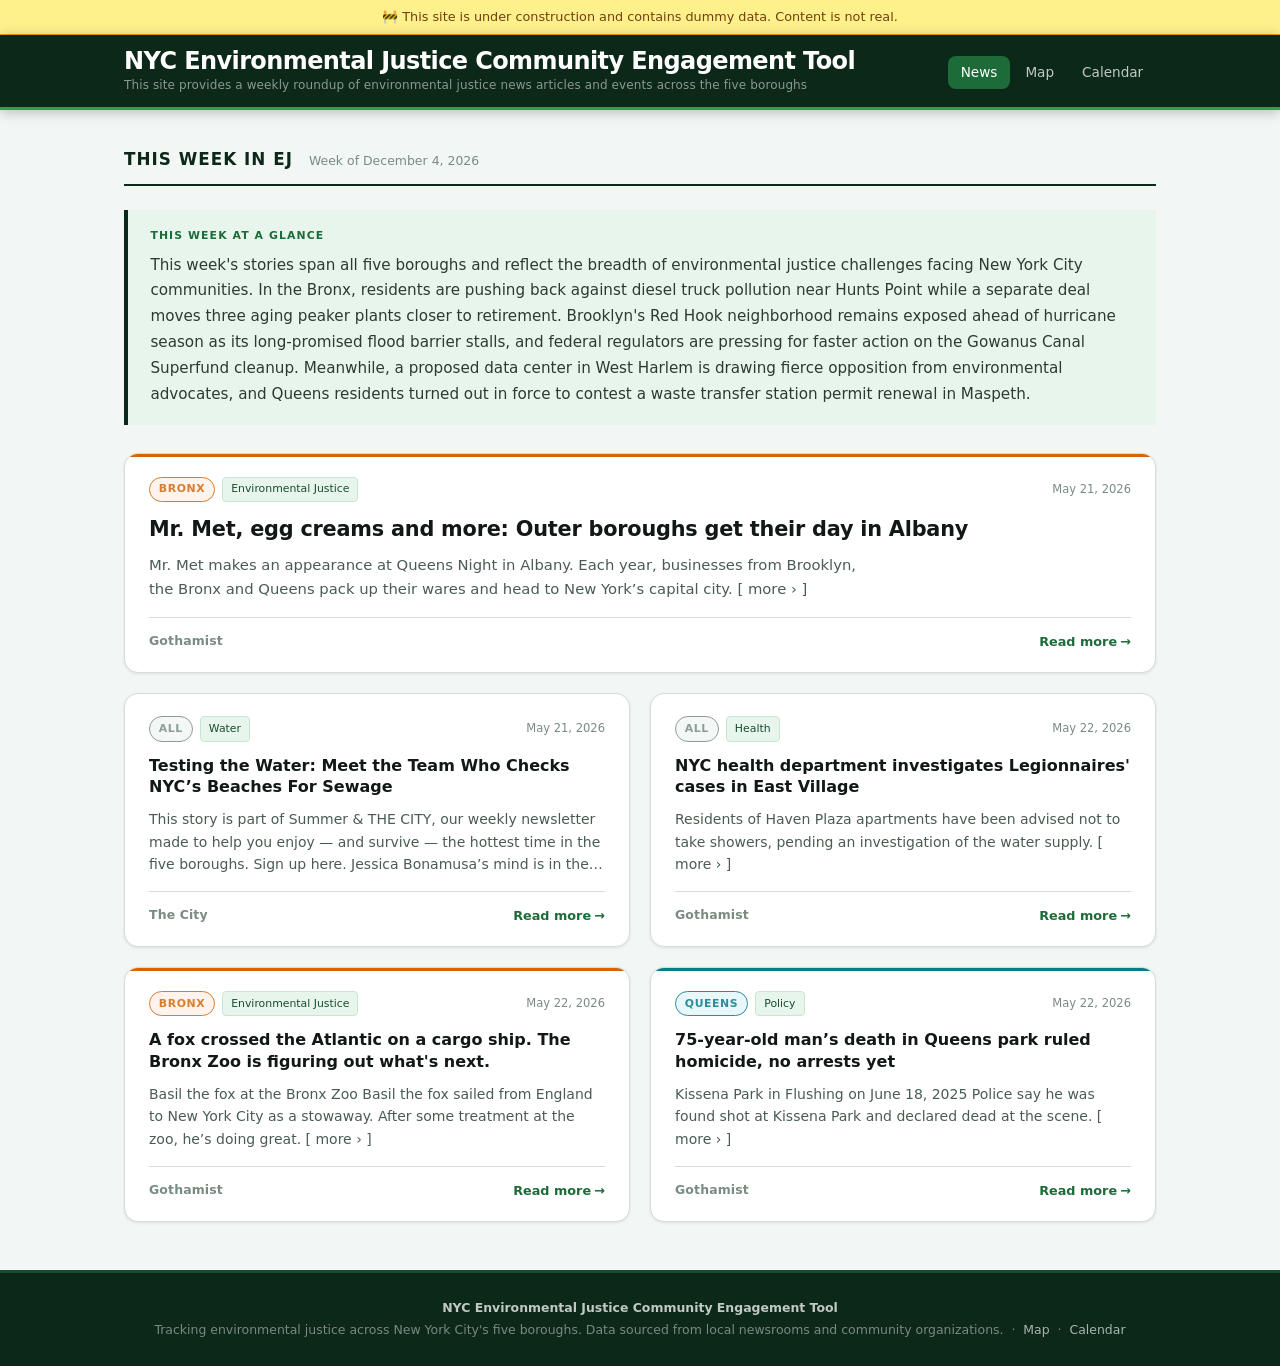
<file: index.html>
<!DOCTYPE html>
<html lang="en">
<head>
  <meta charset="UTF-8">
  <meta name="viewport" content="width=device-width, initial-scale=1.0">
  <title>NYC Environmental Justice Community Engagement Tool</title>
  <link rel="stylesheet" href="css/main.css">
  <link rel="stylesheet" href="css/home.css">
</head>
<body>

  <div class="site-banner">
    🚧 This site is under construction and contains dummy data. Content is not real.
  </div>

  <header class="site-header">
    <div class="masthead-inner">
      <div class="masthead-brand">
        <div class="site-name">NYC Environmental Justice Community Engagement Tool</div>
        <div class="site-tagline">This site provides a weekly roundup of environmental justice news articles and events across the five boroughs</div>
      </div>
      <nav class="site-nav" aria-label="Main navigation">
        <a href="index.html" class="active">News</a>
        <a href="map.html">Map</a>
        <a href="calendar.html">Calendar</a>
      </nav>
      <button class="nav-toggle" aria-label="Toggle menu" aria-expanded="false">
        <span></span><span></span><span></span>
      </button>
    </div>
  </header>

  <main>
    <section class="digest" aria-label="This Week in EJ">

      <div class="section-rule">
        <h2>This Week in EJ</h2>
        <span class="rule-meta" id="digest-meta"></span>
      </div>

      <div class="weekly-summary">
        <div class="weekly-summary-label">This week at a glance</div>
        <p>This week's stories span all five boroughs and reflect the breadth of environmental justice challenges facing New York City communities. In the Bronx, residents are pushing back against diesel truck pollution near Hunts Point while a separate deal moves three aging peaker plants closer to retirement. Brooklyn's Red Hook neighborhood remains exposed ahead of hurricane season as its long-promised flood barrier stalls, and federal regulators are pressing for faster action on the Gowanus Canal Superfund cleanup. Meanwhile, a proposed data center in West Harlem is drawing fierce opposition from environmental advocates, and Queens residents turned out in force to contest a waste transfer station permit renewal in Maspeth.</p>
      </div>

      <div class="cards-grid" id="cards-grid"></div>

    </section>
  </main>

  <footer class="site-footer">
    <div>
      <strong style="color:rgba(255,255,255,.75)">NYC Environmental Justice Community Engagement Tool</strong><br>
      Tracking environmental justice across New York City's five boroughs.
      Data sourced from local newsrooms and community organizations.
      &nbsp;·&nbsp; <a href="map.html">Map</a>
      &nbsp;·&nbsp; <a href="calendar.html">Calendar</a>
    </div>
  </footer>

  <script src="data/news.js"></script>
  <script src="js/home.js"></script>
  <script src="js/nav.js"></script>
</body>
</html>
</file>
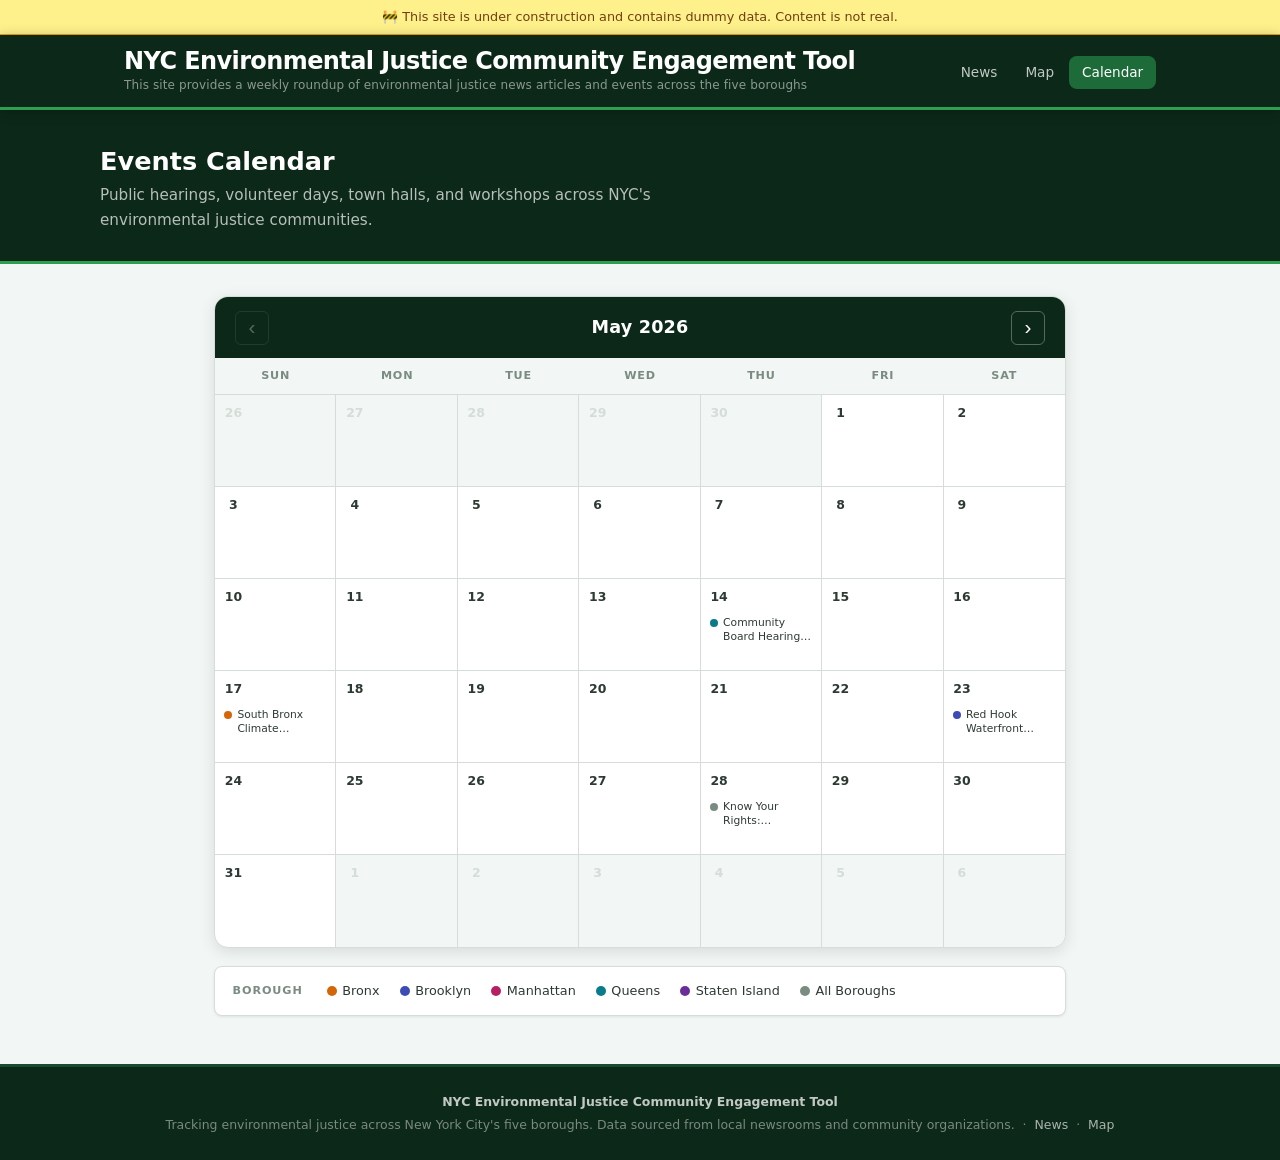
<file: calendar.html>
<!DOCTYPE html>
<html lang="en">
<head>
  <meta charset="UTF-8">
  <meta name="viewport" content="width=device-width, initial-scale=1.0">
  <title>Events Calendar — NYC Environmental Justice Community Engagement Tool</title>
  <link rel="stylesheet" href="css/main.css">
  <link rel="stylesheet" href="css/calendar.css">
</head>
<body>

  <div class="site-banner">
    🚧 This site is under construction and contains dummy data. Content is not real.
  </div>

  <header class="site-header">
    <div class="masthead-inner">
      <div class="masthead-brand">
        <div class="site-name">NYC Environmental Justice Community Engagement Tool</div>
        <div class="site-tagline">This site provides a weekly roundup of environmental justice news articles and events across the five boroughs</div>
      </div>
      <nav class="site-nav" aria-label="Main navigation">
        <a href="index.html">News</a>
        <a href="map.html">Map</a>
        <a href="calendar.html" class="active">Calendar</a>
      </nav>
      <button class="nav-toggle" aria-label="Toggle menu" aria-expanded="false">
        <span></span><span></span><span></span>
      </button>
    </div>
  </header>

  <section class="page-hero">
    <div class="page-hero-inner">
      <h1>Events Calendar</h1>
      <p>Public hearings, volunteer days, town halls, and workshops across NYC's environmental justice communities.</p>
    </div>
  </section>

  <main class="cal-page">

    <!-- Monthly calendar grid -->
    <div class="cal-wrap">

      <div class="cal-header">
        <button class="cal-nav-btn" id="cal-prev" aria-label="Previous month">&#8249;</button>
        <h2 id="cal-month-label"></h2>
        <button class="cal-nav-btn" id="cal-next" aria-label="Next month">&#8250;</button>
      </div>

      <div class="cal-weekdays">
        <div>Sun</div>
        <div>Mon</div>
        <div>Tue</div>
        <div>Wed</div>
        <div>Thu</div>
        <div>Fri</div>
        <div>Sat</div>
      </div>

      <div class="cal-grid" id="cal-grid" aria-label="Calendar grid"></div>

    </div>

    <!-- Borough colour key -->
    <div class="cal-legend" aria-label="Borough colour key">
      <span class="cal-legend-label">Borough</span>
      <span class="cal-legend-item">
        <span class="cal-legend-dot" style="background:#d4660a"></span> Bronx
      </span>
      <span class="cal-legend-item">
        <span class="cal-legend-dot" style="background:#3b4db5"></span> Brooklyn
      </span>
      <span class="cal-legend-item">
        <span class="cal-legend-dot" style="background:#b52060"></span> Manhattan
      </span>
      <span class="cal-legend-item">
        <span class="cal-legend-dot" style="background:#097b8a"></span> Queens
      </span>
      <span class="cal-legend-item">
        <span class="cal-legend-dot" style="background:#6b2d99"></span> Staten Island
      </span>
      <span class="cal-legend-item">
        <span class="cal-legend-dot" style="background:#7a8c82"></span> All Boroughs
      </span>
    </div>

  </main>

  <!-- Event detail popup -->
  <div id="cal-popup-overlay" class="cal-popup-overlay" role="dialog" aria-modal="true" aria-label="Event details">
    <div id="cal-popup-content" class="cal-popup"></div>
  </div>

  <footer class="site-footer">
    <div>
      <strong style="color:rgba(255,255,255,.75)">NYC Environmental Justice Community Engagement Tool</strong><br>
      Tracking environmental justice across New York City's five boroughs.
      Data sourced from local newsrooms and community organizations.
      &nbsp;·&nbsp; <a href="index.html">News</a>
      &nbsp;·&nbsp; <a href="map.html">Map</a>
    </div>
  </footer>

  <script src="data/events.js"></script>
  <script src="js/calendar.js"></script>
  <script src="js/nav.js"></script>
</body>
</html>
</file>
<file: css/main.css>
/* ── Reset & base ───────────────────────────────────────────── */
*, *::before, *::after { box-sizing: border-box; margin: 0; padding: 0; }

:root {
  /* greens */
  --forest:   #0c2818;
  --pine:     #174d2e;
  --moss:     #1e6b3a;
  --leaf:     #2e9e50;
  --mint:     #e8f5ec;
  --mint-mid: #c8e6d0;

  /* neutrals */
  --ink:      #111816;
  --charcoal: #2d3a32;
  --slate:    #4a5c52;
  --stone:    #7a8c82;
  --silver:   #d4ddd8;
  --cloud:    #f2f6f4;
  --white:    #ffffff;

  /* accents (borough colors) */
  --bronx:    #d4660a;
  --brooklyn: #3b4db5;
  --manhattan:#b52060;
  --queens:   #097b8a;
  --staten:   #6b2d99;

  --radius:      8px;
  --radius-lg:   14px;
  --shadow-sm:   0 1px 3px rgba(0,0,0,.09);
  --shadow-md:   0 4px 16px rgba(0,0,0,.11);
  --transition:  160ms ease;

  --font: 'Segoe UI', system-ui, -apple-system, sans-serif;
  --content-width: 1080px;
}

html { font-size: 16px; scroll-behavior: smooth; }

body {
  font-family: var(--font);
  color: var(--charcoal);
  background: var(--cloud);
  line-height: 1.65;
  min-height: 100vh;
  display: flex;
  flex-direction: column;
}

a { color: var(--moss); text-decoration: none; }
a:hover { text-decoration: underline; }

/* ── Under-construction banner ──────────────────────────────── */
.site-banner {
  background: #fef08a;
  color: #713f12;
  text-align: center;
  padding: .5rem 1.5rem;
  font-size: .8rem;
  font-weight: 500;
  border-bottom: 1px solid #f59e0b;
  line-height: 1.4;
}

/* ── Site header / masthead ─────────────────────────────────── */
.site-header {
  background: var(--forest);
  position: sticky;
  top: 0;
  z-index: 100;
  border-bottom: 3px solid var(--leaf);
  box-shadow: 0 2px 12px rgba(0,0,0,.25);
}

.masthead-inner {
  max-width: var(--content-width);
  margin: 0 auto;
  padding: .9rem 1.5rem .75rem;
  display: flex;
  align-items: center;
  justify-content: space-between;
  gap: 1.5rem;
}

.masthead-brand { display: flex; flex-direction: column; gap: .15rem; }

.site-name {
  font-size: 1.5rem;
  font-weight: 800;
  letter-spacing: -.025em;
  color: var(--white);
  line-height: 1;
}

.site-name em {
  font-style: normal;
  color: var(--leaf);
}

.site-tagline {
  font-size: .75rem;
  color: rgba(255,255,255,.52);
  letter-spacing: .01em;
}

/* ── Site nav ───────────────────────────────────────────────── */
.site-nav {
  display: flex;
  gap: .15rem;
  flex-shrink: 0;
}

.site-nav a {
  color: rgba(255,255,255,.75);
  padding: .35rem .8rem;
  border-radius: var(--radius);
  font-size: .85rem;
  font-weight: 500;
  transition: background var(--transition), color var(--transition);
}

.site-nav a:hover { background: rgba(255,255,255,.1); color: var(--white); text-decoration: none; }
.site-nav a.active { background: var(--moss); color: var(--white); }

/* ── Hamburger button (mobile only) ─────────────────────────── */
.nav-toggle {
  display: none;
  flex-direction: column;
  justify-content: center;
  gap: 5px;
  background: none;
  border: 1.5px solid rgba(255,255,255,.3);
  border-radius: var(--radius);
  padding: .45rem .5rem;
  cursor: pointer;
  flex-shrink: 0;
}

.nav-toggle span {
  display: block;
  width: 20px;
  height: 2px;
  background: var(--white);
  border-radius: 2px;
  transition: transform 200ms ease, opacity 200ms ease;
}

/* Animate hamburger → X when menu is open */
.site-header.nav-open .nav-toggle span:nth-child(1) { transform: translateY(7px) rotate(45deg); }
.site-header.nav-open .nav-toggle span:nth-child(2) { opacity: 0; transform: scaleX(0); }
.site-header.nav-open .nav-toggle span:nth-child(3) { transform: translateY(-7px) rotate(-45deg); }

/* ── Mobile nav ─────────────────────────────────────────────── */
@media (max-width: 640px) {
  .masthead-inner { padding: .75rem 1.1rem; gap: .75rem; }

  .site-name { font-size: 1rem; line-height: 1.25; }
  .site-tagline { display: none; }

  /* Show hamburger, hide inline nav */
  .nav-toggle { display: flex; }
  .site-nav {
    display: none;
    position: absolute;
    top: 100%;
    left: 0;
    right: 0;
    flex-direction: column;
    gap: 0;
    background: var(--pine);
    border-bottom: 3px solid var(--leaf);
    box-shadow: 0 6px 16px rgba(0,0,0,.3);
    padding: .5rem .75rem .75rem;
  }

  /* Reveal nav when header has .nav-open class */
  .site-header.nav-open .site-nav { display: flex; }

  .site-nav a {
    padding: .75rem .6rem;
    font-size: .95rem;
    border-bottom: 1px solid rgba(255,255,255,.08);
    border-radius: 0;
  }
  .site-nav a:last-child { border-bottom: none; }
}

/* ── Footer ─────────────────────────────────────────────────── */
.site-footer {
  background: var(--forest);
  color: rgba(255,255,255,.45);
  text-align: center;
  padding: 1.5rem;
  font-size: .78rem;
  margin-top: auto;
  border-top: 3px solid var(--pine);
  line-height: 1.8;
}

.site-footer a { color: rgba(255,255,255,.65); }
.site-footer a:hover { color: var(--white); text-decoration: underline; }

/* ── Page hero (map & calendar pages) ──────────────────────── */
.page-hero {
  background: var(--forest);
  color: var(--white);
  padding: 2.25rem 1.5rem 1.75rem;
  border-bottom: 3px solid var(--leaf);
}

.page-hero-inner {
  max-width: var(--content-width);
  margin: 0 auto;
}

.page-hero h1 { font-size: 1.6rem; font-weight: 700; margin-bottom: .35rem; line-height: 1.2; }
.page-hero p  { font-size: .95rem; color: rgba(255,255,255,.7); max-width: 560px; }

/* ── Shared content wrapper ─────────────────────────────────── */
.page-content {
  max-width: var(--content-width);
  margin: 0 auto;
  padding: 2rem 1.5rem;
  width: 100%;
}

/* ── Borough pill ───────────────────────────────────────────── */
.borough-pill {
  display: inline-flex;
  align-items: center;
  font-size: .68rem;
  font-weight: 700;
  letter-spacing: .055em;
  text-transform: uppercase;
  padding: .18rem .55rem;
  border-radius: 99px;
  border: 1.5px solid currentColor;
  opacity: .85;
}

.borough-pill.bronx     { color: var(--bronx);     background: #fff3ea; }
.borough-pill.brooklyn  { color: var(--brooklyn);  background: #eceffe; }
.borough-pill.manhattan { color: var(--manhattan); background: #fde9f1; }
.borough-pill.queens    { color: var(--queens);    background: #e5f6f8; }
.borough-pill.staten    { color: var(--staten);    background: #f3eafc; }
.borough-pill.all       { color: var(--stone);     background: var(--cloud); }

/* ── Category chip ──────────────────────────────────────────── */
.category-chip {
  display: inline-block;
  font-size: .68rem;
  font-weight: 500;
  padding: .18rem .5rem;
  border-radius: 4px;
  background: var(--mint);
  color: var(--pine);
  border: 1px solid var(--mint-mid);
}

/* ── Shared section rule ────────────────────────────────────── */
.section-rule {
  display: flex;
  align-items: baseline;
  gap: 1rem;
  margin-bottom: 1.5rem;
  padding-bottom: .6rem;
  border-bottom: 2px solid var(--forest);
}

.section-rule h2 {
  font-size: 1.05rem;
  font-weight: 800;
  letter-spacing: .06em;
  text-transform: uppercase;
  color: var(--forest);
}

.section-rule .rule-meta {
  font-size: .78rem;
  color: var(--stone);
}

/* ── Responsive ─────────────────────────────────────────────── */
@media (max-width: 600px) {
  .site-name { font-size: 1.2rem; }
  .site-tagline { display: none; }
  .site-nav a { padding: .35rem .6rem; font-size: .8rem; }
  .page-hero h1 { font-size: 1.3rem; }
}
</file>
<file: css/home.css>
/* ── Digest section ─────────────────────────────────────────── */
.digest {
  max-width: var(--content-width);
  margin: 0 auto;
  padding: 2.25rem 1.5rem 3rem;
}

/* ── Weekly summary block ───────────────────────────────────── */
.weekly-summary {
  background: var(--mint);
  border-left: 4px solid var(--forest);
  padding: 1.1rem 1.4rem;
  margin-bottom: 1.75rem;
}

.weekly-summary-label {
  font-size: .68rem;
  font-weight: 800;
  letter-spacing: .1em;
  text-transform: uppercase;
  color: var(--moss);
  margin-bottom: .45rem;
}

.weekly-summary p {
  font-size: .95rem;
  color: var(--charcoal);
  line-height: 1.7;
}

/* ── Cards grid ─────────────────────────────────────────────── */
.cards-grid {
  display: grid;
  grid-template-columns: repeat(2, 1fr);
  gap: 1.25rem;
}

/* Featured card spans both columns */
.news-card--featured {
  grid-column: 1 / -1;
}

/* ── Base card ──────────────────────────────────────────────── */
.news-card {
  background: var(--white);
  border: 1px solid var(--silver);
  border-radius: var(--radius-lg);
  padding: 1.4rem 1.5rem 1.25rem;
  display: flex;
  flex-direction: column;
  box-shadow: var(--shadow-sm);
  transition: box-shadow var(--transition), transform var(--transition);
  position: relative;
  overflow: hidden;
}

.news-card::before {
  content: '';
  position: absolute;
  top: 0; left: 0; right: 0;
  height: 3px;
}

/* Borough accent stripe — top of card */
.news-card[data-borough="Bronx"]::before        { background: var(--bronx); }
.news-card[data-borough="Brooklyn"]::before     { background: var(--brooklyn); }
.news-card[data-borough="Manhattan"]::before    { background: var(--manhattan); }
.news-card[data-borough="Queens"]::before       { background: var(--queens); }
.news-card[data-borough="Staten Island"]::before{ background: var(--staten); }

.news-card:hover {
  box-shadow: var(--shadow-md);
  transform: translateY(-3px);
}

/* ── Card meta row (badges + date) ──────────────────────────── */
.card-meta {
  display: flex;
  align-items: center;
  gap: .45rem;
  flex-wrap: wrap;
  margin-bottom: .8rem;
}

.card-date {
  margin-left: auto;
  font-size: .72rem;
  color: var(--stone);
  font-variant-numeric: tabular-nums;
  white-space: nowrap;
}

/* ── Headline ────────────────────────────────────────────────── */
.news-card h3 {
  font-size: 1rem;
  font-weight: 700;
  color: var(--ink);
  line-height: 1.35;
  margin-bottom: .65rem;
}

.news-card--featured h3 {
  font-size: 1.3rem;
  letter-spacing: -.01em;
}

.news-card h3 a {
  color: inherit;
}

.news-card h3 a:hover {
  color: var(--moss);
  text-decoration: none;
}

/* ── Summary ────────────────────────────────────────────────── */
.news-card p {
  font-size: .875rem;
  color: var(--slate);
  line-height: 1.6;
  flex: 1;
}

.news-card--featured p {
  font-size: .925rem;
  max-width: 720px;
}

/* ── Card footer ─────────────────────────────────────────────── */
.card-footer {
  display: flex;
  align-items: center;
  justify-content: space-between;
  margin-top: 1rem;
  padding-top: .8rem;
  border-top: 1px solid var(--silver);
}

.card-source {
  font-size: .78rem;
  font-weight: 600;
  color: var(--stone);
  letter-spacing: .01em;
}

.card-readmore {
  font-size: .8rem;
  font-weight: 700;
  color: var(--moss);
  display: inline-flex;
  align-items: center;
  gap: .2rem;
  transition: color var(--transition), gap var(--transition);
}

.card-readmore:hover {
  color: var(--forest);
  gap: .4rem;
  text-decoration: none;
}

.card-readmore::after { content: '→'; }

/* ── Responsive ─────────────────────────────────────────────── */
@media (max-width: 680px) {
  .cards-grid {
    grid-template-columns: 1fr;
  }

  .news-card--featured {
    grid-column: 1;
  }

  .news-card--featured h3 { font-size: 1.15rem; }

  .digest { padding: 1.5rem 1rem 2.5rem; }
}
</file>
<file: css/calendar.css>
/* ── Page wrapper ────────────────────────────────────────────── */
.cal-page {
  max-width: 900px;
  margin: 0 auto;
  padding: 2rem 1.5rem 3rem;
}

/* ── Calendar card ───────────────────────────────────────────── */
.cal-wrap {
  background: var(--white);
  border: 1px solid var(--silver);
  border-radius: var(--radius-lg);
  box-shadow: var(--shadow-md);
  overflow: hidden;
}

/* ── Month nav header ────────────────────────────────────────── */
.cal-header {
  display: flex;
  align-items: center;
  justify-content: space-between;
  padding: .85rem 1.25rem;
  background: var(--forest);
  color: var(--white);
}

.cal-header h2 {
  font-size: 1.1rem;
  font-weight: 700;
  letter-spacing: .01em;
}

.cal-nav-btn {
  background: none;
  border: 1.5px solid rgba(255,255,255,.3);
  border-radius: 6px;
  color: var(--white);
  font-size: 1.3rem;
  line-height: 1;
  width: 34px;
  height: 34px;
  display: flex;
  align-items: center;
  justify-content: center;
  cursor: pointer;
  transition: background var(--transition);
}

.cal-nav-btn:hover:not(:disabled) { background: rgba(255,255,255,.15); }
.cal-nav-btn:disabled { opacity: .3; cursor: default; }

/* ── Day-of-week headers ─────────────────────────────────────── */
.cal-weekdays {
  display: grid;
  grid-template-columns: repeat(7, 1fr);
  background: var(--cloud);
  border-bottom: 1px solid var(--silver);
}

.cal-weekdays div {
  text-align: center;
  font-size: .7rem;
  font-weight: 700;
  text-transform: uppercase;
  letter-spacing: .07em;
  color: var(--stone);
  padding: .55rem 0;
}

/* ── Grid cells ──────────────────────────────────────────────── */
.cal-grid {
  display: grid;
  grid-template-columns: repeat(7, 1fr);
}

.cal-cell {
  min-height: 92px;
  padding: .4rem .4rem .3rem;
  border-right: 1px solid var(--silver);
  border-bottom: 1px solid var(--silver);
  overflow: hidden;
  transition: background var(--transition);
}

.cal-cell:nth-child(7n)      { border-right: none; }
.cal-cell:nth-last-child(-n+7) { border-bottom: none; }

.cal-cell.other-month  { background: var(--cloud); }
.cal-cell.today        { background: var(--mint); }
.cal-cell.has-events   { cursor: default; }

/* Day number */
.cal-day-num {
  font-size: .78rem;
  font-weight: 600;
  color: var(--charcoal);
  width: 24px;
  height: 24px;
  display: flex;
  align-items: center;
  justify-content: center;
  border-radius: 50%;
  margin-bottom: .25rem;
  flex-shrink: 0;
}

.cal-cell.today .cal-day-num {
  background: var(--forest);
  color: var(--white);
}

.cal-cell.other-month .cal-day-num { color: var(--silver); }

/* ── Event row ───────────────────────────────────────────────── */
.cal-event {
  display: flex;
  align-items: flex-start;
  gap: 5px;
  cursor: pointer;
  padding: 2px 3px;
  border-radius: 3px;
  margin-bottom: 3px;
  transition: background var(--transition);
}

.cal-event:hover  { background: rgba(0,0,0,.05); }
.cal-event:focus  { outline: 2px solid var(--leaf); outline-offset: 1px; }

.cal-dot {
  width: 8px;
  height: 8px;
  border-radius: 50%;
  flex-shrink: 0;
  margin-top: 3px;
}

.cal-event-title {
  font-size: .67rem;
  line-height: 1.35;
  color: var(--charcoal);
  display: -webkit-box;
  -webkit-line-clamp: 2;
  -webkit-box-orient: vertical;
  overflow: hidden;
}

.cal-overflow {
  font-size: .63rem;
  color: var(--stone);
  padding: 0 3px;
  font-style: italic;
}

/* ── Borough legend ──────────────────────────────────────────── */
.cal-legend {
  display: flex;
  flex-wrap: wrap;
  align-items: center;
  gap: .5rem 1.25rem;
  margin-top: 1.1rem;
  padding: .85rem 1.1rem;
  background: var(--white);
  border: 1px solid var(--silver);
  border-radius: var(--radius);
  box-shadow: var(--shadow-sm);
}

.cal-legend-label {
  font-size: .7rem;
  font-weight: 800;
  text-transform: uppercase;
  letter-spacing: .08em;
  color: var(--stone);
  margin-right: .25rem;
}

.cal-legend-item {
  display: flex;
  align-items: center;
  gap: .35rem;
  font-size: .8rem;
  font-weight: 500;
  color: var(--charcoal);
}

.cal-legend-dot {
  width: 10px;
  height: 10px;
  border-radius: 50%;
  flex-shrink: 0;
}

/* ── Popup overlay ───────────────────────────────────────────── */
.cal-popup-overlay {
  display: none;
  position: fixed;
  inset: 0;
  background: rgba(0,0,0,.48);
  align-items: center;
  justify-content: center;
  z-index: 500;
  padding: 1rem;
}

.cal-popup-overlay.open { display: flex; }

/* Popup card */
.cal-popup {
  background: var(--white);
  border-radius: var(--radius-lg);
  width: 100%;
  max-width: 420px;
  box-shadow: 0 16px 48px rgba(0,0,0,.22);
  overflow: hidden;
  position: relative;
  animation: popup-in 180ms ease;
}

@keyframes popup-in {
  from { opacity: 0; transform: translateY(10px) scale(.97); }
  to   { opacity: 1; transform: translateY(0)    scale(1); }
}

.popup-bar { height: 5px; }

.popup-close {
  position: absolute;
  top: 10px;
  right: 10px;
  background: none;
  border: none;
  font-size: 1.5rem;
  line-height: 1;
  color: var(--stone);
  cursor: pointer;
  padding: .15rem .4rem;
  border-radius: 4px;
  transition: color var(--transition), background var(--transition);
}

.popup-close:hover { color: var(--ink); background: var(--cloud); }

.popup-inner { padding: 1rem 1.35rem 1.4rem; }

.popup-cat {
  display: inline-block;
  font-size: .68rem;
  font-weight: 800;
  text-transform: uppercase;
  letter-spacing: .07em;
  color: var(--moss);
  margin-bottom: .4rem;
}

.popup-title {
  font-size: 1.05rem;
  font-weight: 700;
  color: var(--ink);
  line-height: 1.3;
  margin-bottom: .8rem;
  padding-right: 1.75rem;
}

.popup-meta {
  list-style: none;
  display: flex;
  flex-direction: column;
  gap: .3rem;
  margin-bottom: .85rem;
  padding-bottom: .85rem;
  border-bottom: 1px solid var(--silver);
}

.popup-meta li { font-size: .83rem; color: var(--slate); line-height: 1.4; }

.popup-desc {
  font-size: .88rem;
  color: var(--charcoal);
  line-height: 1.65;
  margin-bottom: 1.1rem;
}

.popup-rsvp {
  display: inline-block;
  background: var(--forest);
  color: var(--white);
  padding: .5rem 1.15rem;
  border-radius: var(--radius);
  font-size: .85rem;
  font-weight: 600;
  transition: background var(--transition);
}

.popup-rsvp:hover { background: var(--pine); text-decoration: none; }

/* ── Responsive ──────────────────────────────────────────────── */
@media (max-width: 600px) {
  .cal-page { padding: 1.25rem .75rem 2.5rem; }

  .cal-cell { min-height: 58px; padding: .3rem .2rem .2rem; }

  /* On small screens show dot only — popup handles the rest */
  .cal-event-title { display: none; }
  .cal-event { justify-content: center; gap: 0; padding: 1px 0; }
  .cal-dot { margin-top: 0; width: 9px; height: 9px; }
}
</file>
